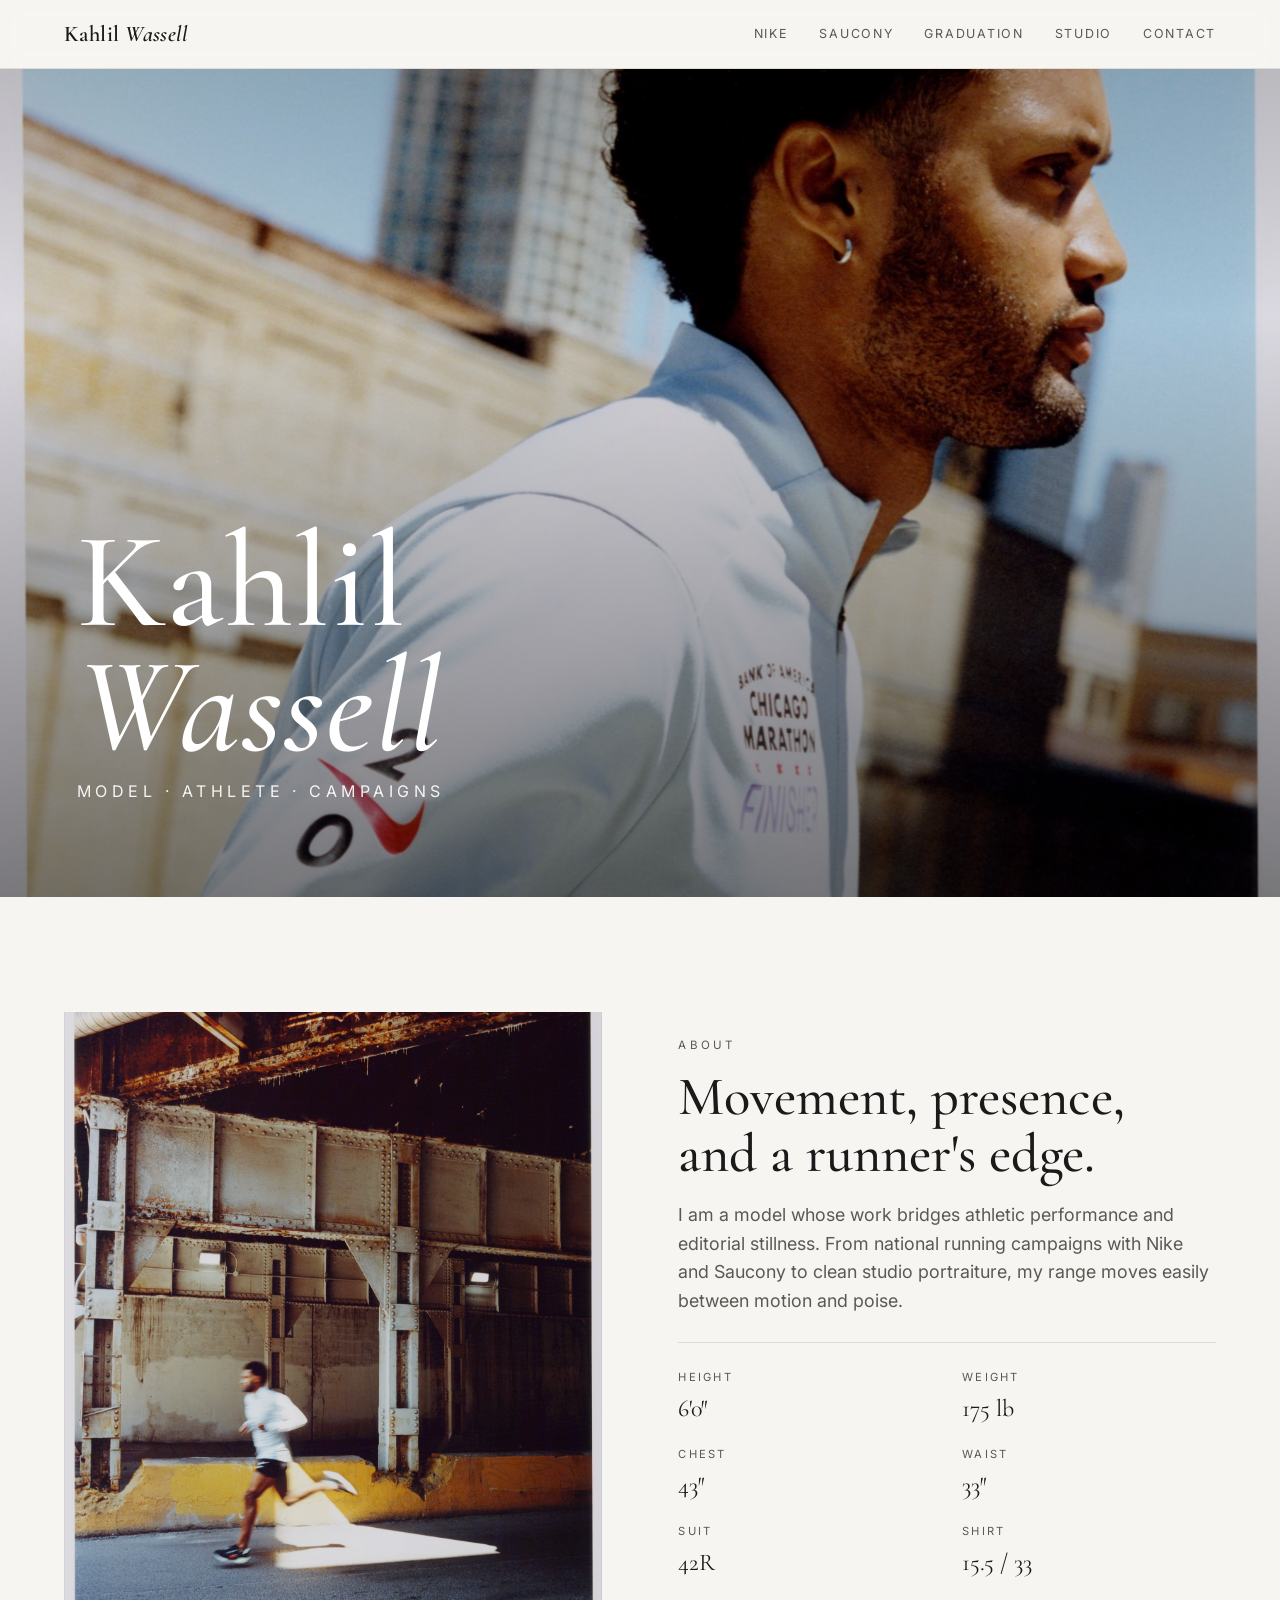
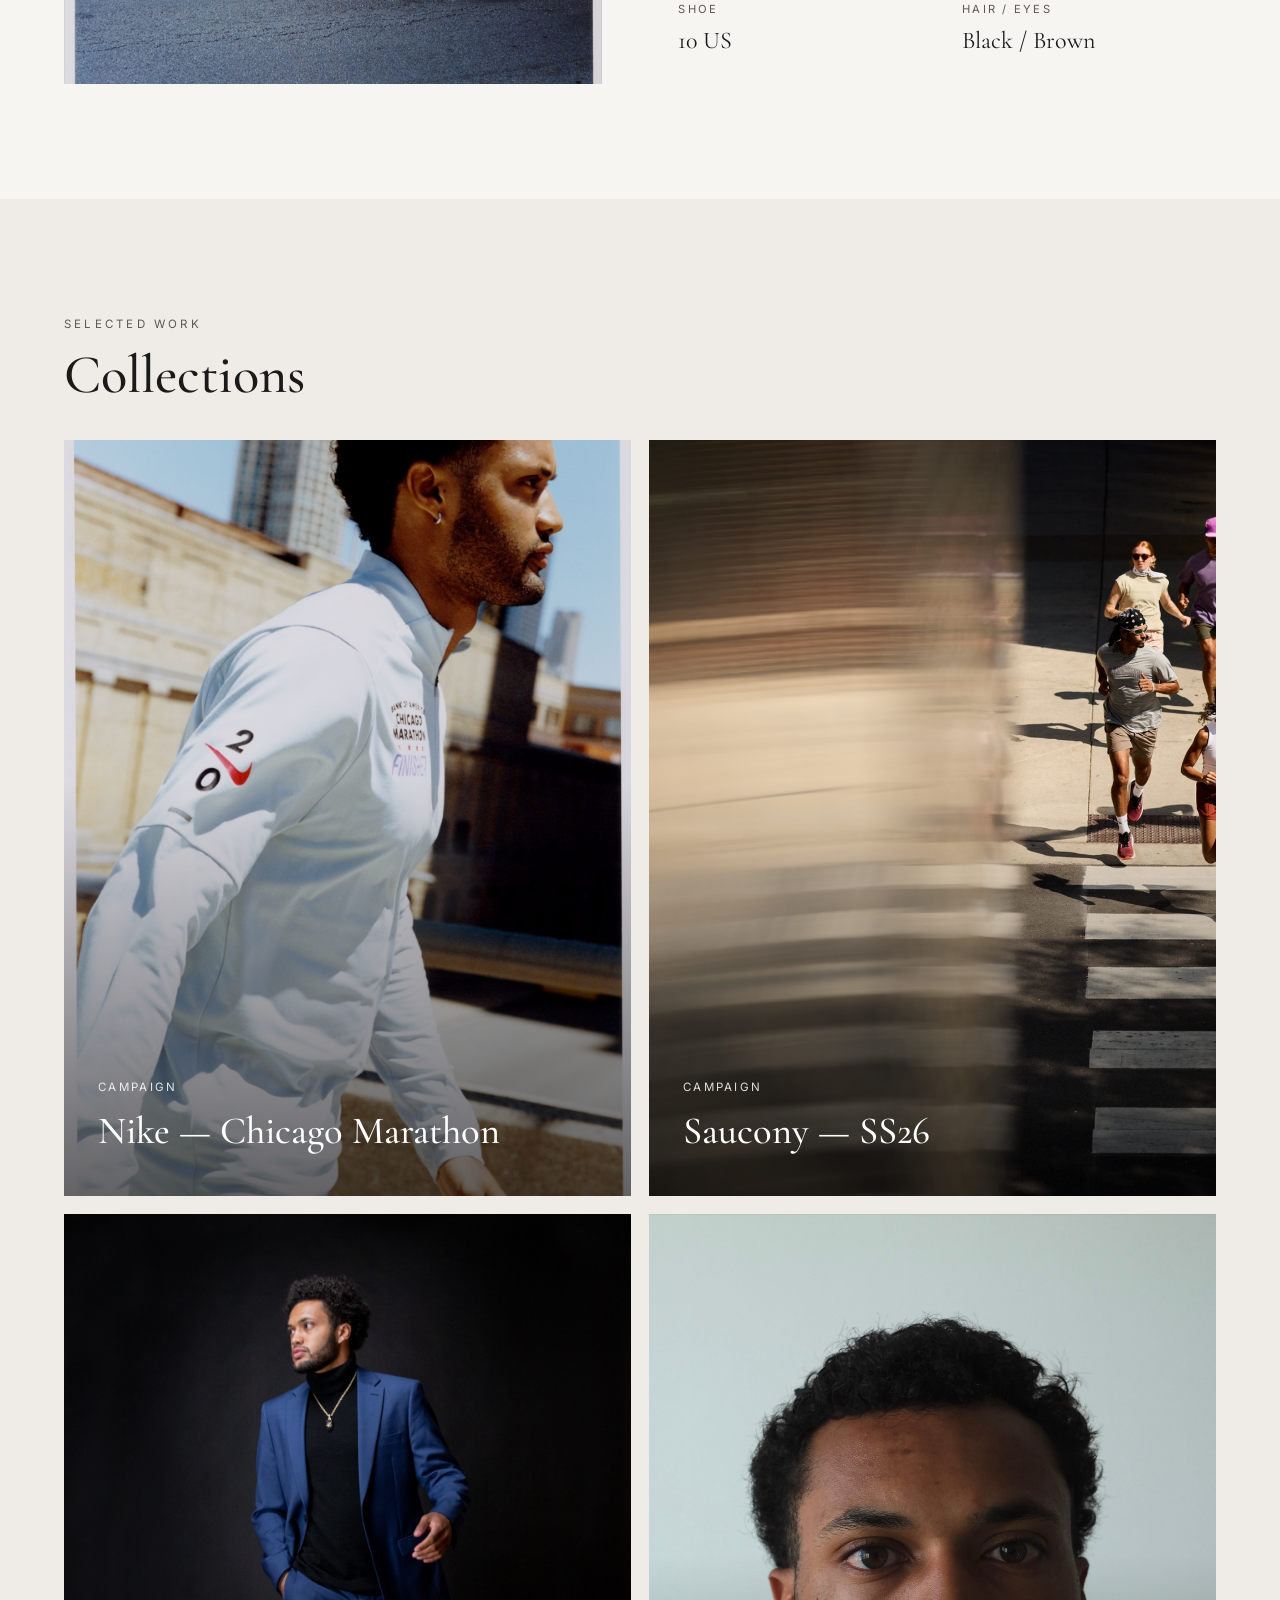
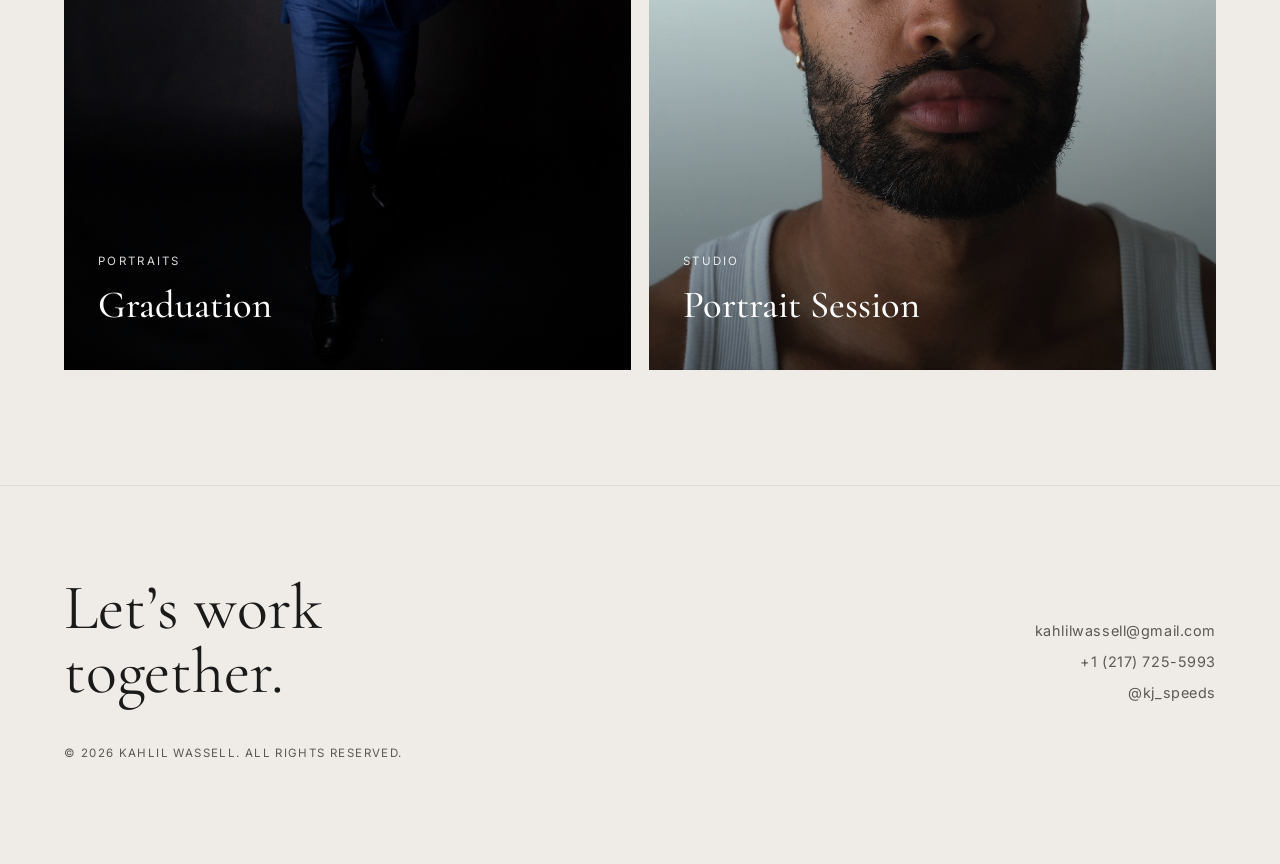
<file: index.html>
<!DOCTYPE html>
<html lang="en">
<head>
<meta charset="UTF-8">
<meta name="viewport" content="width=device-width, initial-scale=1.0">
<title>Kahlil Wassell — Model</title>
<meta name="description" content="Modeling portfolio of Kahlil Wassell — athletic, editorial and campaign work including Nike and Saucony.">
<link rel="preconnect" href="https://fonts.googleapis.com">
<link rel="preconnect" href="https://fonts.gstatic.com" crossorigin>
<link href="https://fonts.googleapis.com/css2?family=Cormorant+Garamond:ital,wght@0,400;0,500;0,600;1,400;1,500&family=Inter:wght@400;500&display=swap" rel="stylesheet">
<link rel="stylesheet" href="assets/css/style.css">
</head>
<body>

<header class="site-header">
  <div class="wrap nav">
    <a class="brand" href="index.html">Kahlil <span>Wassell</span></a>
    <button class="nav-toggle" aria-label="Menu">&#9776;</button>
    <nav class="nav-links">
      <a href="nike.html">Nike</a>
      <a href="saucony.html">Saucony</a>
      <a href="graduation.html">Graduation</a>
      <a href="tank.html">Studio</a>
      <a href="#contact">Contact</a>
    </nav>
  </div>
</header>

<section class="hero">
  <img src="images/nike/02.jpg" alt="Kahlil Wassell for Nike" style="object-position: center 8%;">
  <div class="hero-overlay">
    <h1 class="hero-name">Kahlil<br><em>Wassell</em></h1>
    <p class="hero-sub">Model &middot; Athlete &middot; Campaigns</p>
  </div>
</section>

<!-- About -->
<section class="section" id="about">
  <div class="wrap about-grid">
    <div class="about-portrait">
      <img src="images/nike/01.jpg" alt="Kahlil Wassell running for Nike">
    </div>
    <div>
      <p class="eyebrow">About</p>
      <h2 class="section-title">Movement, presence,<br>and a runner's edge.</h2>
      <p class="lead">
        I am a model whose work bridges athletic performance and editorial
        stillness. From national running campaigns with Nike and Saucony to clean studio
        portraiture, my range moves easily between motion and poise.
      </p>
      <dl class="stats">
        <div><dt>Height</dt><dd>6&#39;0&#8243;</dd></div>
        <div><dt>Weight</dt><dd>175 lb</dd></div>
        <div><dt>Chest</dt><dd>43&#8243;</dd></div>
        <div><dt>Waist</dt><dd>33&#8243;</dd></div>
        <div><dt>Suit</dt><dd>42R</dd></div>
        <div><dt>Shirt</dt><dd>15.5 / 33</dd></div>
        <div><dt>Shoe</dt><dd>10 US</dd></div>
        <div><dt>Hair / Eyes</dt><dd>Black / Brown</dd></div>
      </dl>
    </div>
  </div>
</section>

<!-- Collections -->
<section class="section section-alt">
  <div class="wrap">
    <p class="eyebrow">Selected Work</p>
    <h2 class="section-title" style="margin-bottom:36px;">Collections</h2>
    <div class="collections">
      <a class="collection-card" href="nike.html">
        <img src="images/nike/02.jpg" alt="Nike campaign">
        <span class="cap"><span>Campaign</span><h3>Nike &mdash; Chicago Marathon</h3></span>
      </a>
      <a class="collection-card" href="saucony.html">
        <img src="images/saucony/01.jpg" alt="Saucony campaign">
        <span class="cap"><span>Campaign</span><h3>Saucony &mdash; SS26</h3></span>
      </a>
      <a class="collection-card" href="graduation.html">
        <img src="images/graduation/02.jpg" alt="Graduation studio portraits">
        <span class="cap"><span>Portraits</span><h3>Graduation</h3></span>
      </a>
      <a class="collection-card" href="tank.html">
        <img src="images/tank/04.jpg" alt="Studio portraits">
        <span class="cap"><span>Studio</span><h3>Portrait Session</h3></span>
      </a>
    </div>
  </div>
</section>

<!-- Contact / footer -->
<footer class="site-footer" id="contact">
  <div class="wrap">
    <div class="footer-grid">
      <div class="footer-name">Let&rsquo;s work<br>together.</div>
      <div class="footer-links">
        <a href="mailto:kahlilwassell@gmail.com">kahlilwassell@gmail.com</a>
        <a href="tel:+12177255993">+1 (217) 725-5993</a>
        <a href="https://www.instagram.com/kj_speeds/" target="_blank" rel="noopener">@kj_speeds</a>
      </div>
    </div>
    <p class="copyright">&copy; <span id="year"></span> Kahlil Wassell. All rights reserved.</p>
  </div>
</footer>

<script>document.getElementById("year").textContent = new Date().getFullYear();</script>
<script src="assets/js/main.js"></script>
</body>
</html>
</file>
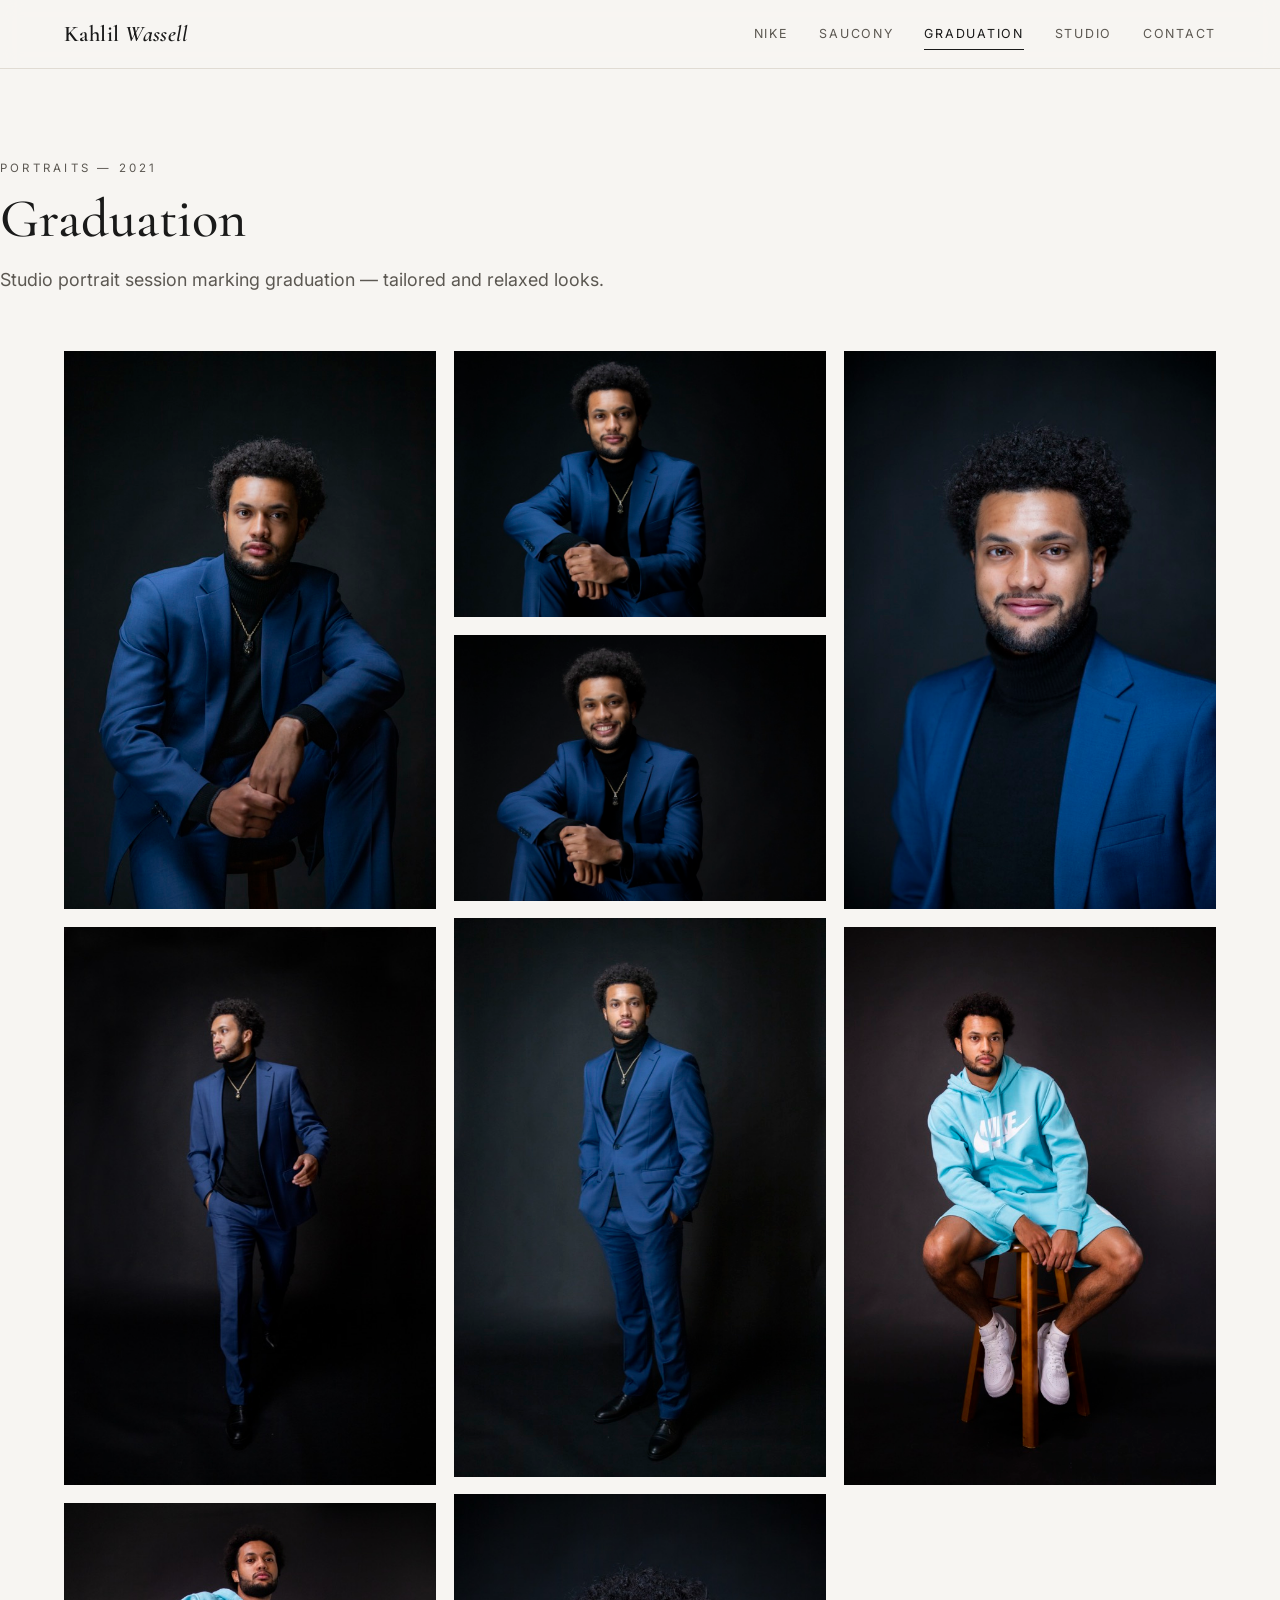
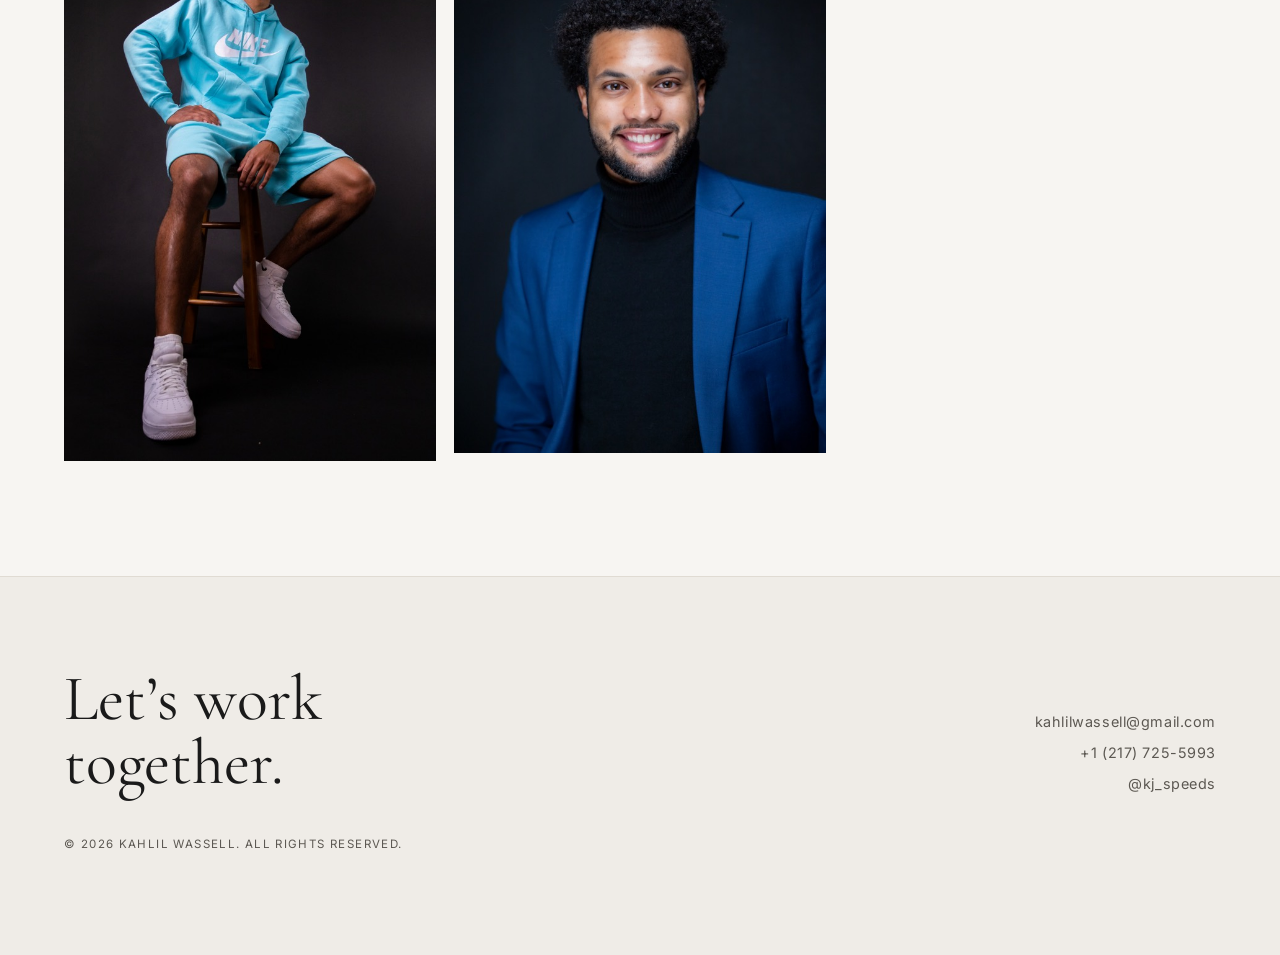
<file: graduation.html>
<!DOCTYPE html>
<html lang="en">
<head>
<meta charset="UTF-8">
<meta name="viewport" content="width=device-width, initial-scale=1.0">
<title>Graduation — Kahlil Wassell</title>
<meta name="description" content="Studio portrait session marking graduation &mdash; tailored and relaxed looks.">
<link rel="preconnect" href="https://fonts.googleapis.com">
<link rel="preconnect" href="https://fonts.gstatic.com" crossorigin>
<link href="https://fonts.googleapis.com/css2?family=Cormorant+Garamond:ital,wght@0,400;0,500;0,600;1,400;1,500&family=Inter:wght@400;500&display=swap" rel="stylesheet">
<link rel="stylesheet" href="assets/css/style.css">
</head>
<body>

<header class="site-header">
  <div class="wrap nav">
    <a class="brand" href="index.html">Kahlil <span>Wassell</span></a>
    <button class="nav-toggle" aria-label="Menu">&#9776;</button>
    <nav class="nav-links">
      <a href="nike.html">Nike</a>
      <a href="saucony.html">Saucony</a>
      <a href="graduation.html" class="active">Graduation</a>
      <a href="tank.html">Studio</a>
      <a href="index.html#contact">Contact</a>
    </nav>
  </div>
</header>

<section class="wrap gallery-head">
  <p class="eyebrow">Portraits — 2021</p>
  <h1 class="section-title">Graduation</h1>
  <p class="lead">Studio portrait session marking graduation &mdash; tailored and relaxed looks.</p>
</section>

<div class="wrap">
  <div class="masonry" data-gallery="graduation" data-count="9"></div>
</div>

<footer class="site-footer" id="contact">
  <div class="wrap">
    <div class="footer-grid">
      <div class="footer-name">Let&rsquo;s work<br>together.</div>
      <div class="footer-links">
        <a href="mailto:kahlilwassell@gmail.com">kahlilwassell@gmail.com</a>
        <a href="tel:+12177255993">+1 (217) 725-5993</a>
        <a href="https://www.instagram.com/kj_speeds/" target="_blank" rel="noopener">@kj_speeds</a>
      </div>
    </div>
    <p class="copyright">&copy; <span id="year"></span> Kahlil Wassell. All rights reserved.</p>
  </div>
</footer>

<script>document.getElementById("year").textContent = new Date().getFullYear();</script>
<script src="assets/js/main.js"></script>
</body>
</html>
</file>
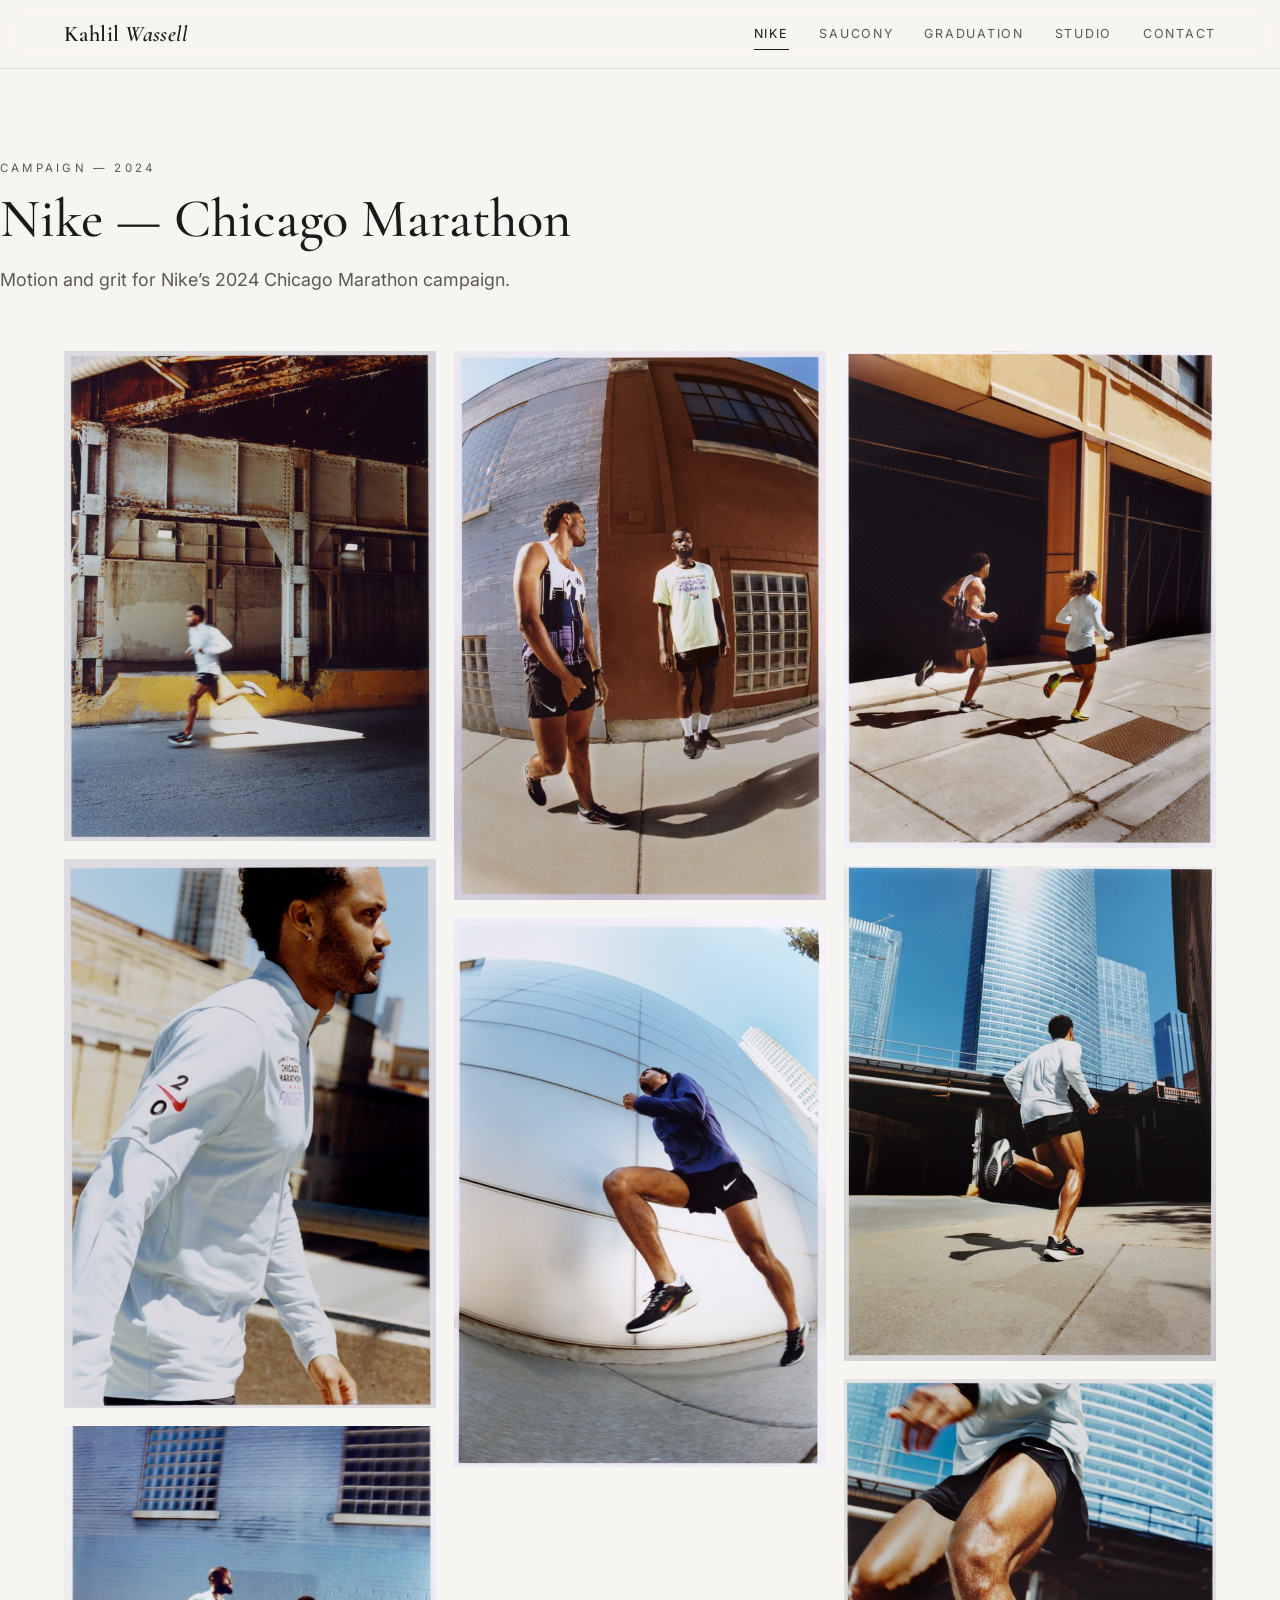
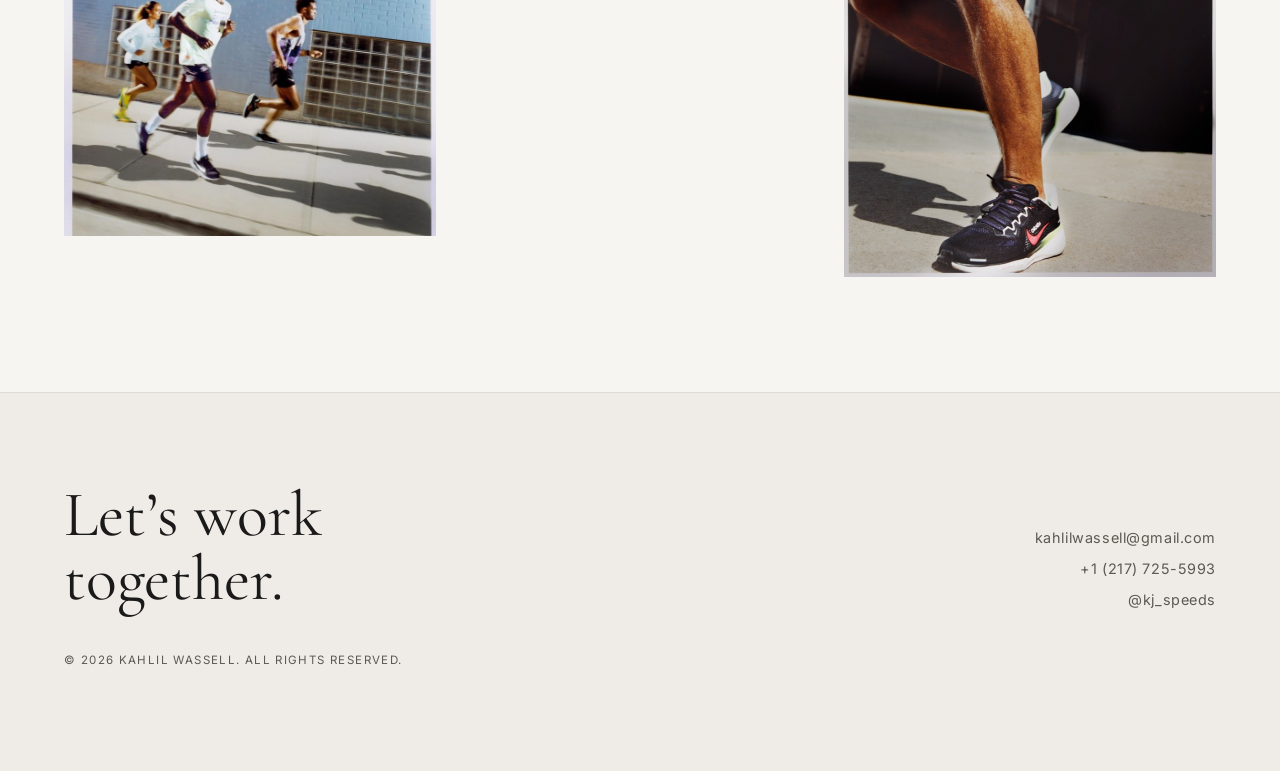
<file: nike.html>
<!DOCTYPE html>
<html lang="en">
<head>
<meta charset="UTF-8">
<meta name="viewport" content="width=device-width, initial-scale=1.0">
<title>Nike — Kahlil Wassell</title>
<meta name="description" content="Motion and grit for Nike&rsquo;s 2024 Chicago Marathon campaign.">
<link rel="preconnect" href="https://fonts.googleapis.com">
<link rel="preconnect" href="https://fonts.gstatic.com" crossorigin>
<link href="https://fonts.googleapis.com/css2?family=Cormorant+Garamond:ital,wght@0,400;0,500;0,600;1,400;1,500&family=Inter:wght@400;500&display=swap" rel="stylesheet">
<link rel="stylesheet" href="assets/css/style.css">
</head>
<body>

<header class="site-header">
  <div class="wrap nav">
    <a class="brand" href="index.html">Kahlil <span>Wassell</span></a>
    <button class="nav-toggle" aria-label="Menu">&#9776;</button>
    <nav class="nav-links">
      <a href="nike.html" class="active">Nike</a>
      <a href="saucony.html">Saucony</a>
      <a href="graduation.html">Graduation</a>
      <a href="tank.html">Studio</a>
      <a href="index.html#contact">Contact</a>
    </nav>
  </div>
</header>

<section class="wrap gallery-head">
  <p class="eyebrow">Campaign — 2024</p>
  <h1 class="section-title">Nike &mdash; Chicago Marathon</h1>
  <p class="lead">Motion and grit for Nike&rsquo;s 2024 Chicago Marathon campaign.</p>
</section>

<div class="wrap">
  <div class="masonry" data-gallery="nike" data-count="8"></div>
</div>

<footer class="site-footer" id="contact">
  <div class="wrap">
    <div class="footer-grid">
      <div class="footer-name">Let&rsquo;s work<br>together.</div>
      <div class="footer-links">
        <a href="mailto:kahlilwassell@gmail.com">kahlilwassell@gmail.com</a>
        <a href="tel:+12177255993">+1 (217) 725-5993</a>
        <a href="https://www.instagram.com/kj_speeds/" target="_blank" rel="noopener">@kj_speeds</a>
      </div>
    </div>
    <p class="copyright">&copy; <span id="year"></span> Kahlil Wassell. All rights reserved.</p>
  </div>
</footer>

<script>document.getElementById("year").textContent = new Date().getFullYear();</script>
<script src="assets/js/main.js"></script>
</body>
</html>
</file>
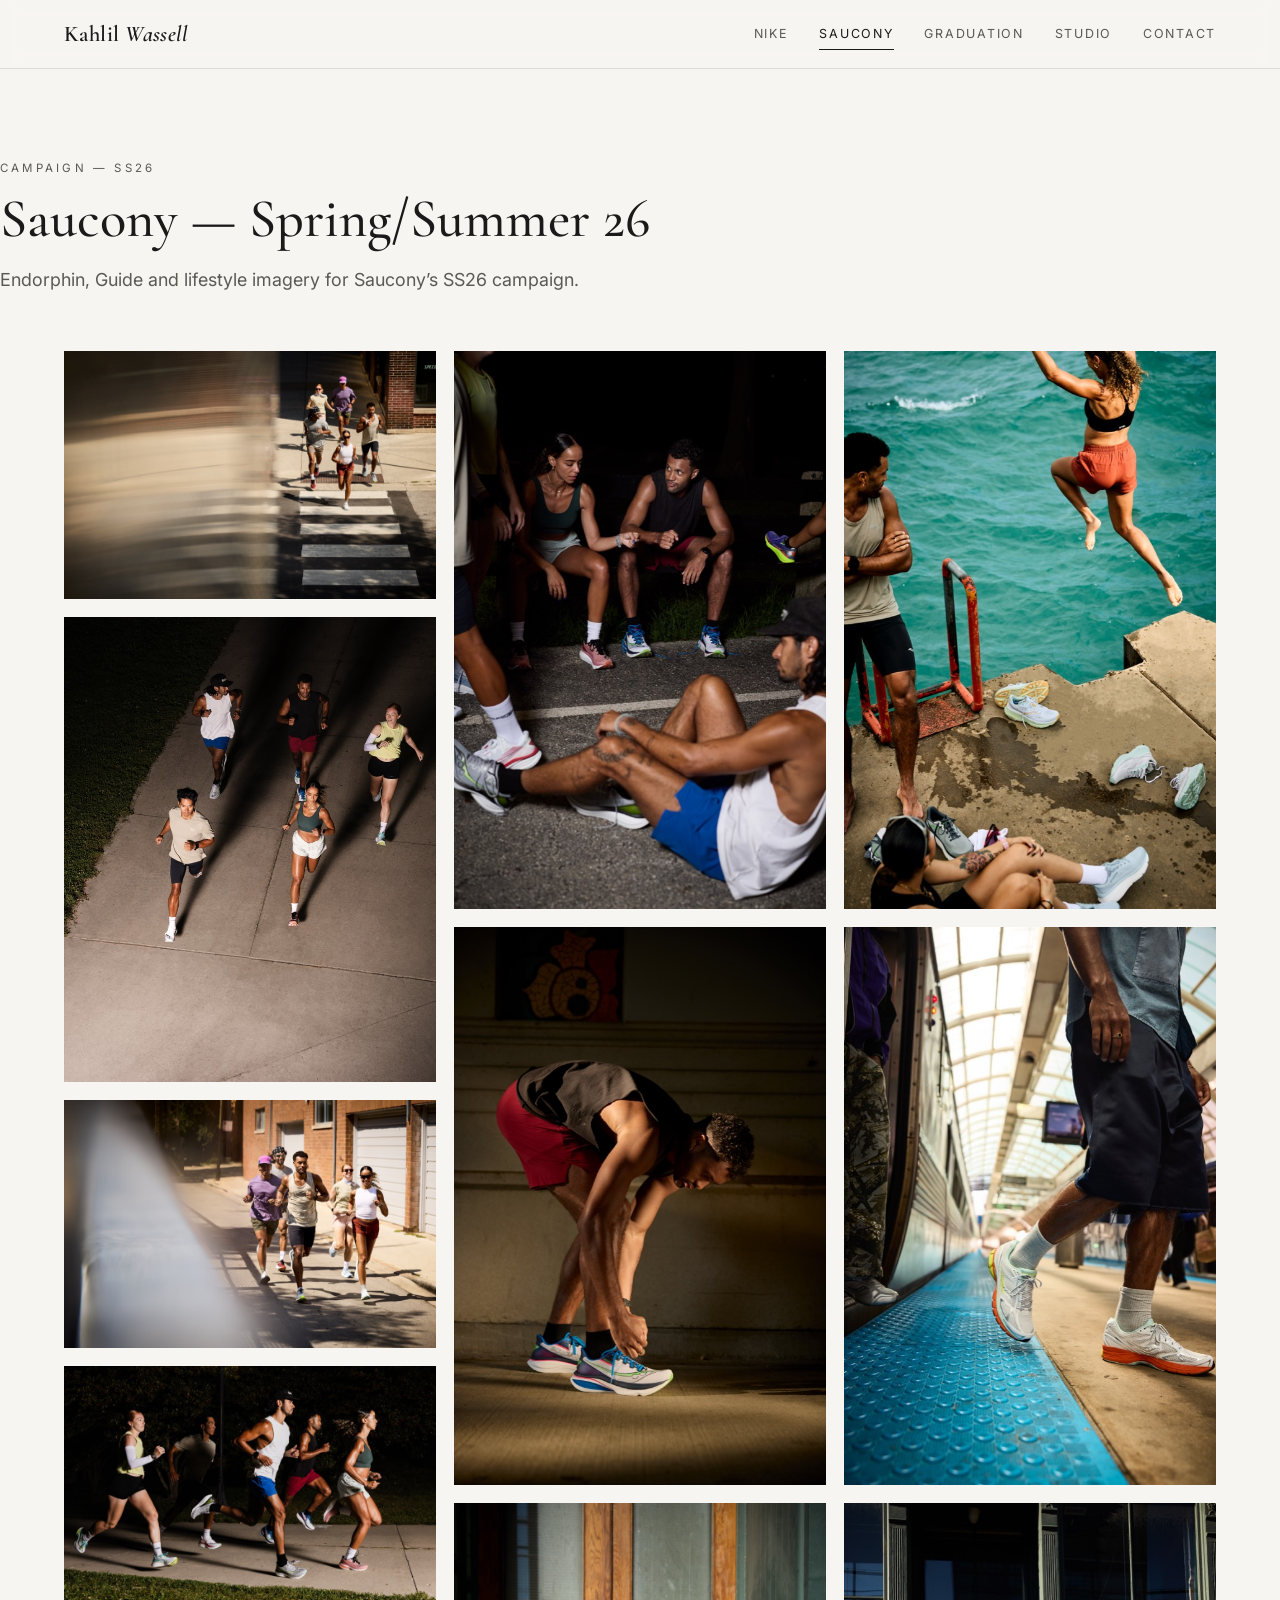
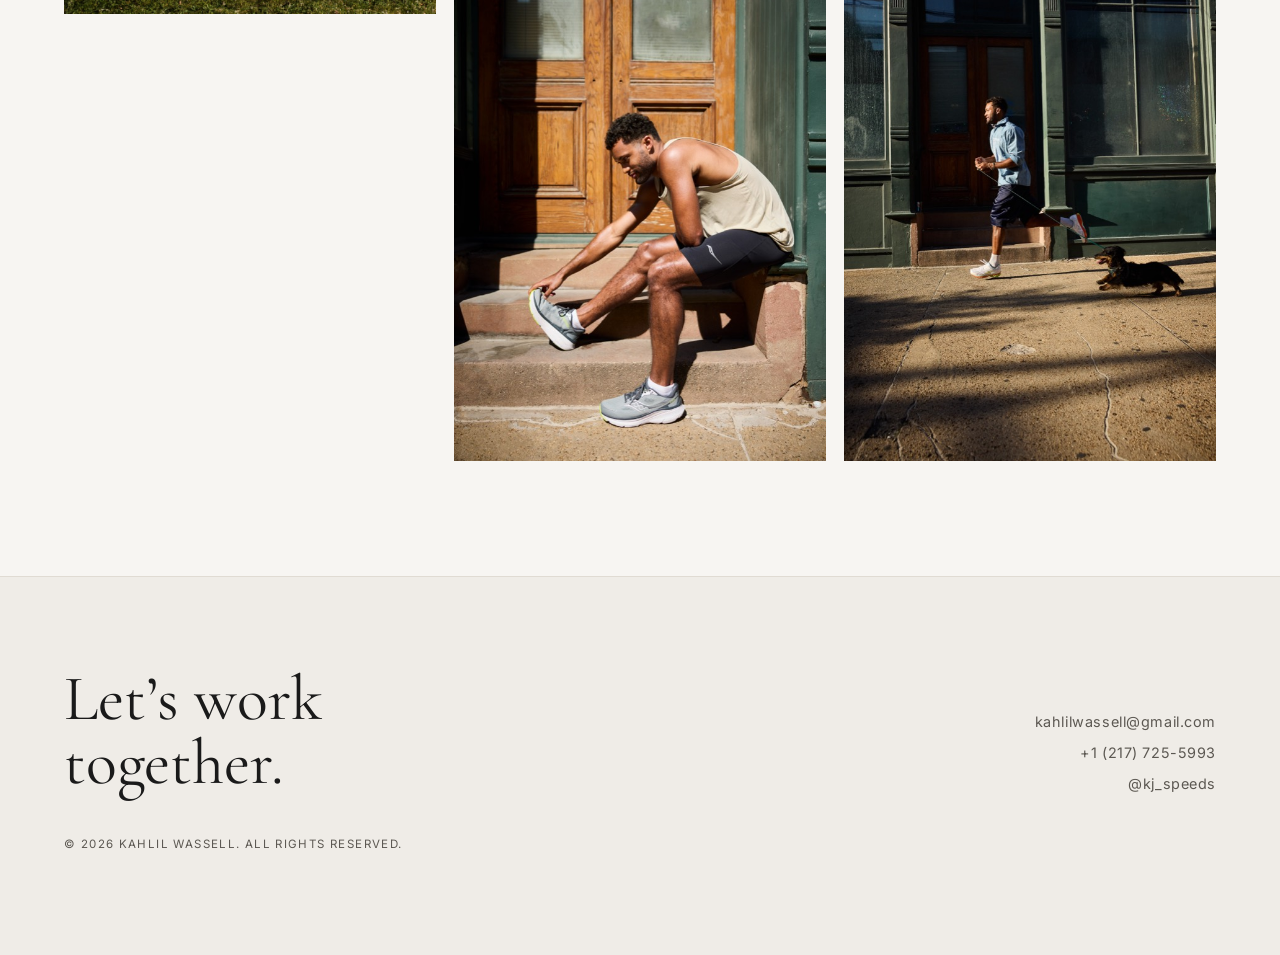
<file: saucony.html>
<!DOCTYPE html>
<html lang="en">
<head>
<meta charset="UTF-8">
<meta name="viewport" content="width=device-width, initial-scale=1.0">
<title>Saucony — Kahlil Wassell</title>
<meta name="description" content="Endorphin, Guide and lifestyle imagery for Saucony&rsquo;s SS26 campaign.">
<link rel="preconnect" href="https://fonts.googleapis.com">
<link rel="preconnect" href="https://fonts.gstatic.com" crossorigin>
<link href="https://fonts.googleapis.com/css2?family=Cormorant+Garamond:ital,wght@0,400;0,500;0,600;1,400;1,500&family=Inter:wght@400;500&display=swap" rel="stylesheet">
<link rel="stylesheet" href="assets/css/style.css">
</head>
<body>

<header class="site-header">
  <div class="wrap nav">
    <a class="brand" href="index.html">Kahlil <span>Wassell</span></a>
    <button class="nav-toggle" aria-label="Menu">&#9776;</button>
    <nav class="nav-links">
      <a href="nike.html">Nike</a>
      <a href="saucony.html" class="active">Saucony</a>
      <a href="graduation.html">Graduation</a>
      <a href="tank.html">Studio</a>
      <a href="index.html#contact">Contact</a>
    </nav>
  </div>
</header>

<section class="wrap gallery-head">
  <p class="eyebrow">Campaign — SS26</p>
  <h1 class="section-title">Saucony &mdash; Spring/Summer 26</h1>
  <p class="lead">Endorphin, Guide and lifestyle imagery for Saucony&rsquo;s SS26 campaign.</p>
</section>

<div class="wrap">
  <div class="masonry" data-gallery="saucony" data-count="10"></div>
</div>

<footer class="site-footer" id="contact">
  <div class="wrap">
    <div class="footer-grid">
      <div class="footer-name">Let&rsquo;s work<br>together.</div>
      <div class="footer-links">
        <a href="mailto:kahlilwassell@gmail.com">kahlilwassell@gmail.com</a>
        <a href="tel:+12177255993">+1 (217) 725-5993</a>
        <a href="https://www.instagram.com/kj_speeds/" target="_blank" rel="noopener">@kj_speeds</a>
      </div>
    </div>
    <p class="copyright">&copy; <span id="year"></span> Kahlil Wassell. All rights reserved.</p>
  </div>
</footer>

<script>document.getElementById("year").textContent = new Date().getFullYear();</script>
<script src="assets/js/main.js"></script>
</body>
</html>
</file>
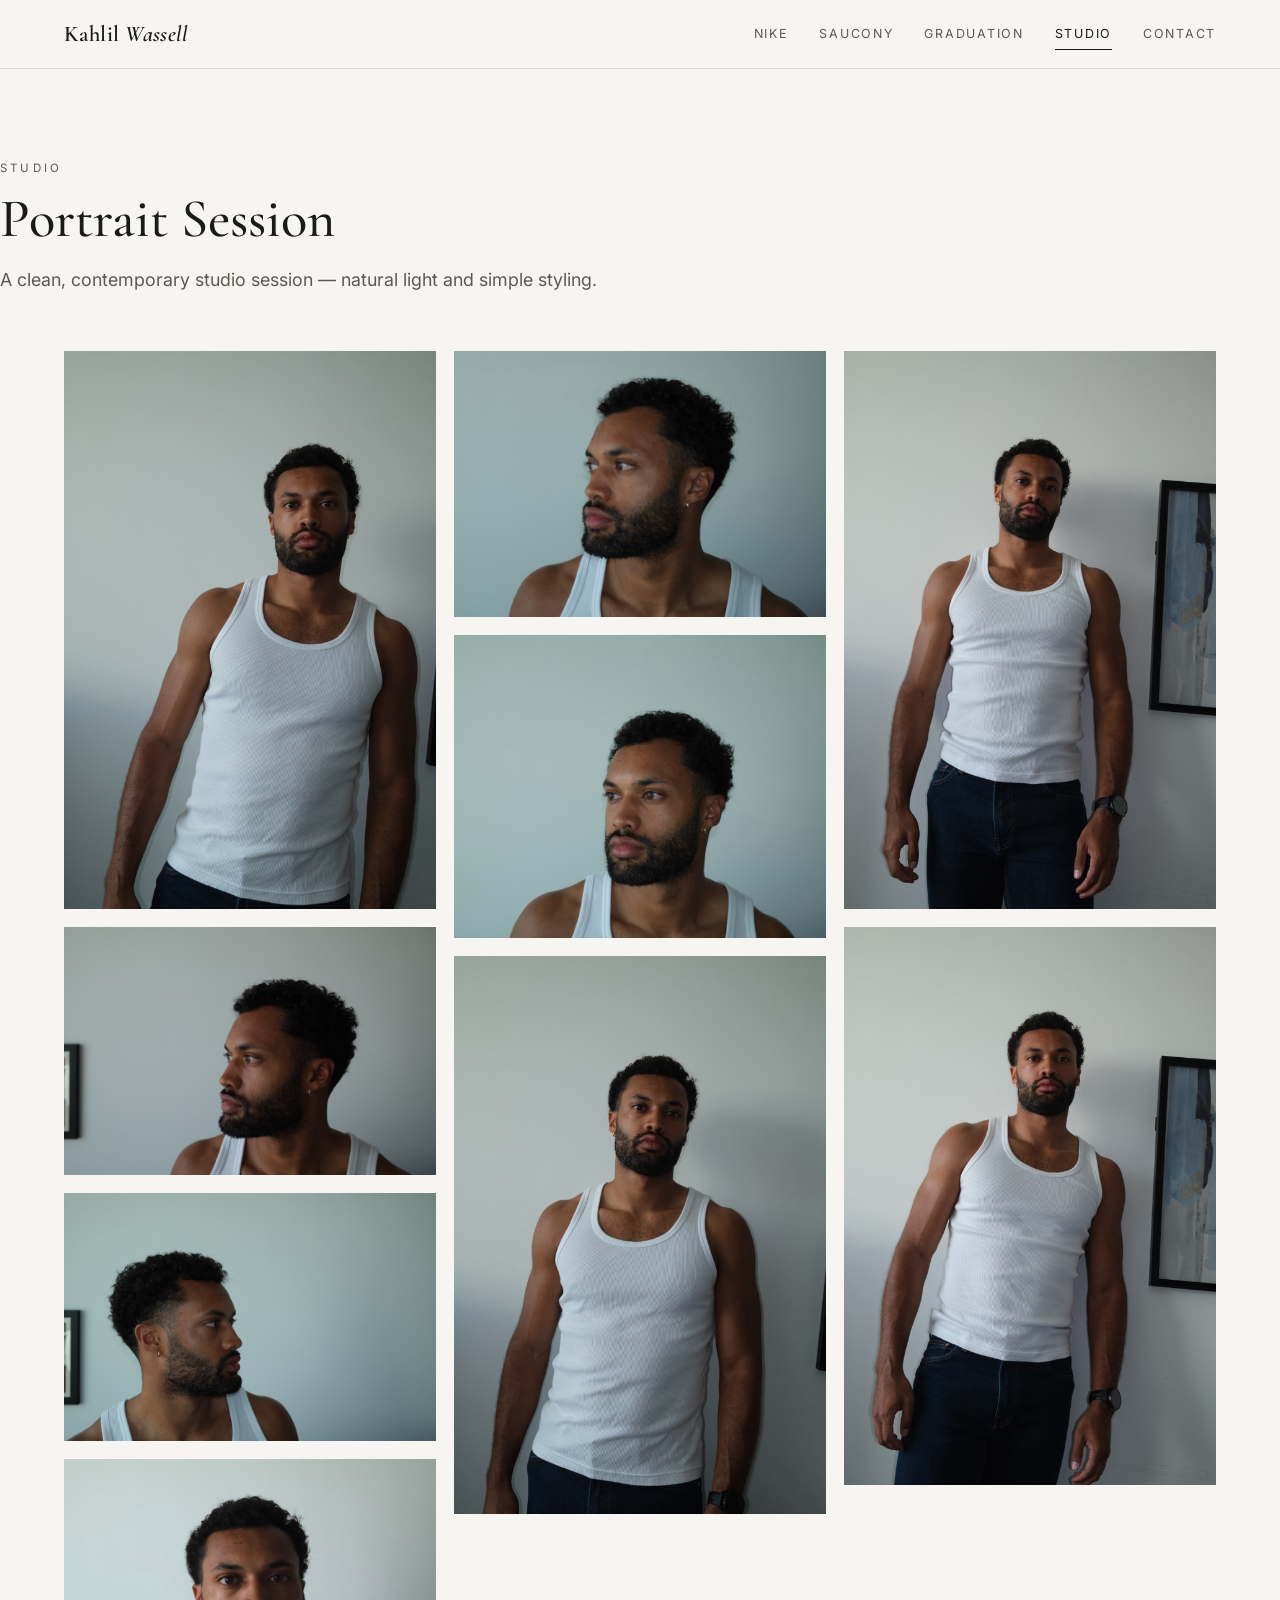
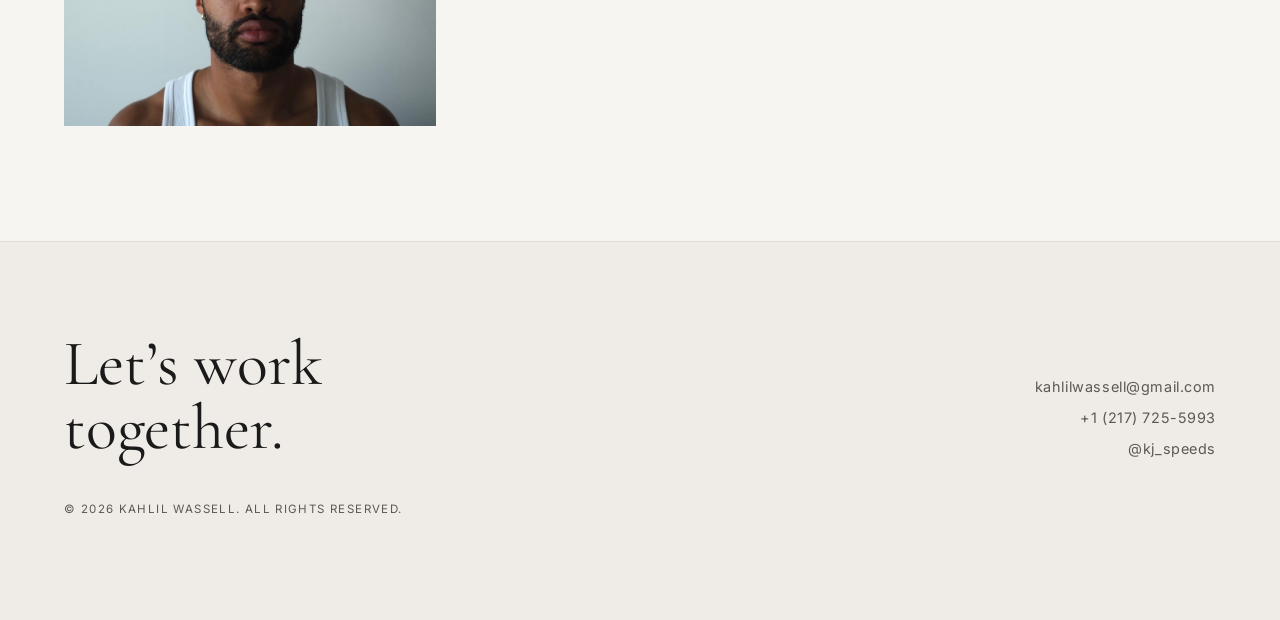
<file: tank.html>
<!DOCTYPE html>
<html lang="en">
<head>
<meta charset="UTF-8">
<meta name="viewport" content="width=device-width, initial-scale=1.0">
<title>Studio — Kahlil Wassell</title>
<meta name="description" content="A clean, contemporary studio session &mdash; natural light and simple styling.">
<link rel="preconnect" href="https://fonts.googleapis.com">
<link rel="preconnect" href="https://fonts.gstatic.com" crossorigin>
<link href="https://fonts.googleapis.com/css2?family=Cormorant+Garamond:ital,wght@0,400;0,500;0,600;1,400;1,500&family=Inter:wght@400;500&display=swap" rel="stylesheet">
<link rel="stylesheet" href="assets/css/style.css">
</head>
<body>

<header class="site-header">
  <div class="wrap nav">
    <a class="brand" href="index.html">Kahlil <span>Wassell</span></a>
    <button class="nav-toggle" aria-label="Menu">&#9776;</button>
    <nav class="nav-links">
      <a href="nike.html">Nike</a>
      <a href="saucony.html">Saucony</a>
      <a href="graduation.html">Graduation</a>
      <a href="tank.html" class="active">Studio</a>
      <a href="index.html#contact">Contact</a>
    </nav>
  </div>
</header>

<section class="wrap gallery-head">
  <p class="eyebrow">Studio</p>
  <h1 class="section-title">Portrait Session</h1>
  <p class="lead">A clean, contemporary studio session &mdash; natural light and simple styling.</p>
</section>

<div class="wrap">
  <div class="masonry" data-gallery="tank" data-count="9"></div>
</div>

<footer class="site-footer" id="contact">
  <div class="wrap">
    <div class="footer-grid">
      <div class="footer-name">Let&rsquo;s work<br>together.</div>
      <div class="footer-links">
        <a href="mailto:kahlilwassell@gmail.com">kahlilwassell@gmail.com</a>
        <a href="tel:+12177255993">+1 (217) 725-5993</a>
        <a href="https://www.instagram.com/kj_speeds/" target="_blank" rel="noopener">@kj_speeds</a>
      </div>
    </div>
    <p class="copyright">&copy; <span id="year"></span> Kahlil Wassell. All rights reserved.</p>
  </div>
</footer>

<script>document.getElementById("year").textContent = new Date().getFullYear();</script>
<script src="assets/js/main.js"></script>
</body>
</html>
</file>
<file: assets/css/style.css>
/* ---------- Design tokens ---------- */
:root {
  --bg: #f7f5f2;
  --bg-alt: #efece7;
  --ink: #1a1a1a;
  --ink-soft: #5c5852;
  --line: #e0dbd3;
  --accent: #1a1a1a;
  --maxw: 1280px;
  --gap: clamp(8px, 1.4vw, 18px);
  --serif: "Cormorant Garamond", Georgia, "Times New Roman", serif;
  --sans: "Inter", -apple-system, BlinkMacSystemFont, "Segoe UI", Helvetica, Arial, sans-serif;
}

* { box-sizing: border-box; }

html { scroll-behavior: smooth; }

body {
  margin: 0;
  background: var(--bg);
  color: var(--ink);
  font-family: var(--sans);
  font-size: 16px;
  line-height: 1.6;
  -webkit-font-smoothing: antialiased;
  text-rendering: optimizeLegibility;
}

img { display: block; max-width: 100%; }
a { color: inherit; text-decoration: none; }

.wrap { max-width: var(--maxw); margin: 0 auto; padding: 0 clamp(20px, 5vw, 64px); }

/* ---------- Header / nav ---------- */
.site-header {
  position: sticky;
  top: 0;
  z-index: 50;
  background: color-mix(in srgb, var(--bg) 88%, transparent);
  backdrop-filter: saturate(1.2) blur(10px);
  border-bottom: 1px solid var(--line);
}
.nav {
  display: flex;
  align-items: center;
  justify-content: space-between;
  height: 68px;
}
.brand {
  font-family: var(--serif);
  font-size: 1.4rem;
  font-weight: 600;
  letter-spacing: 0.02em;
}
.brand span { font-style: italic; }
.nav-links {
  display: flex;
  gap: clamp(14px, 2.4vw, 34px);
  align-items: center;
}
.nav-links a {
  font-size: 0.78rem;
  letter-spacing: 0.14em;
  text-transform: uppercase;
  color: var(--ink-soft);
  transition: color 0.2s ease;
  position: relative;
}
.nav-links a:hover, .nav-links a.active { color: var(--ink); }
.nav-links a.active::after {
  content: "";
  position: absolute;
  left: 0; right: 0; bottom: -6px;
  height: 1px; background: var(--ink);
}
.nav-toggle {
  display: none;
  background: none; border: none; cursor: pointer;
  font-size: 1.5rem; line-height: 1; color: var(--ink);
}

/* ---------- Hero ---------- */
.hero {
  position: relative;
  height: min(92vh, 900px);
  overflow: hidden;
  background: var(--bg-alt);
}
.hero img {
  width: 100%; height: 100%;
  object-fit: cover;
  object-position: center 22%;
}
.hero-overlay {
  position: absolute; inset: 0;
  background: linear-gradient(to bottom, rgba(0,0,0,0.15) 0%, rgba(0,0,0,0) 30%, rgba(0,0,0,0.45) 100%);
  display: flex;
  flex-direction: column;
  justify-content: flex-end;
  padding: clamp(28px, 6vw, 80px);
  color: #fff;
}
.hero-name {
  font-family: var(--serif);
  font-weight: 500;
  font-size: clamp(3rem, 11vw, 8.5rem);
  line-height: 0.92;
  margin: 0;
  letter-spacing: 0.01em;
}
.hero-name em { font-style: italic; }
.hero-sub {
  margin-top: 0.6rem;
  font-size: clamp(0.8rem, 1.4vw, 1rem);
  letter-spacing: 0.28em;
  text-transform: uppercase;
  opacity: 0.92;
}

/* ---------- Section headers ---------- */
.section { padding: clamp(56px, 9vw, 120px) 0; }
.section-alt { background: var(--bg-alt); }
.eyebrow {
  font-size: 0.72rem;
  letter-spacing: 0.28em;
  text-transform: uppercase;
  color: var(--ink-soft);
  margin: 0 0 14px;
}
.section-title {
  font-family: var(--serif);
  font-weight: 500;
  font-size: clamp(2rem, 5vw, 3.4rem);
  line-height: 1.05;
  margin: 0 0 10px;
}
.lead {
  max-width: 60ch;
  color: var(--ink-soft);
  font-size: clamp(1rem, 1.4vw, 1.15rem);
}

/* ---------- About ---------- */
.about-grid {
  display: grid;
  grid-template-columns: 1fr 1fr;
  gap: clamp(30px, 6vw, 80px);
  align-items: center;
}
.about-portrait { aspect-ratio: 4/5; overflow: hidden; background: var(--bg-alt); }
.about-portrait img { width: 100%; height: 100%; object-fit: cover; }
.stats {
  list-style: none;
  padding: 0; margin: 26px 0 0;
  display: grid;
  grid-template-columns: repeat(2, minmax(0,1fr));
  gap: 18px 30px;
  border-top: 1px solid var(--line);
  padding-top: 26px;
}
.stats dt {
  font-size: 0.7rem;
  letter-spacing: 0.2em;
  text-transform: uppercase;
  color: var(--ink-soft);
  margin-bottom: 3px;
}
.stats dd { margin: 0; font-family: var(--serif); font-size: 1.5rem; }

/* ---------- Collection cards (home) ---------- */
.collections {
  display: grid;
  grid-template-columns: repeat(2, 1fr);
  gap: var(--gap);
}
.collection-card {
  position: relative;
  aspect-ratio: 3/4;
  overflow: hidden;
  background: var(--bg-alt);
}
.collection-card img {
  width: 100%; height: 100%;
  object-fit: cover;
  transition: transform 0.9s cubic-bezier(.2,.6,.2,1);
}
.collection-card:hover img { transform: scale(1.05); }
.collection-card .cap {
  position: absolute; inset: 0;
  display: flex; flex-direction: column; justify-content: flex-end;
  padding: clamp(18px, 3vw, 34px);
  color: #fff;
  background: linear-gradient(to top, rgba(0,0,0,0.55), rgba(0,0,0,0) 55%);
}
.collection-card .cap h3 {
  font-family: var(--serif);
  font-weight: 500;
  font-size: clamp(1.5rem, 3vw, 2.4rem);
  margin: 0;
}
.collection-card .cap span {
  font-size: 0.72rem; letter-spacing: 0.2em; text-transform: uppercase;
  opacity: 0.85; margin-bottom: 4px;
}

/* ---------- Gallery (masonry-ish) ---------- */
.gallery-head { padding: clamp(48px,7vw,96px) 0 clamp(24px,3vw,40px); }
.masonry {
  columns: 3;
  column-gap: var(--gap);
  padding-bottom: clamp(56px, 9vw, 120px);
}
.masonry figure {
  margin: 0 0 var(--gap);
  break-inside: avoid;
  background: var(--bg-alt);
  overflow: hidden;
  cursor: zoom-in;
}
.masonry img {
  width: 100%; height: auto;
  transition: opacity 0.6s ease, transform 0.9s cubic-bezier(.2,.6,.2,1);
  opacity: 0;
}
.masonry img.loaded { opacity: 1; }
.masonry figure:hover img { transform: scale(1.03); }

/* ---------- Lightbox ---------- */
.lightbox {
  position: fixed; inset: 0; z-index: 100;
  background: rgba(15,14,13,0.94);
  display: none;
  align-items: center; justify-content: center;
  padding: 4vh 4vw;
}
.lightbox.open { display: flex; }
.lightbox img { max-width: 100%; max-height: 92vh; object-fit: contain; }
.lb-btn {
  position: absolute;
  background: none; border: none; color: #fff;
  font-size: 2.4rem; cursor: pointer; opacity: 0.7;
  padding: 12px; line-height: 1; transition: opacity 0.2s;
}
.lb-btn:hover { opacity: 1; }
.lb-close { top: 10px; right: 16px; }
.lb-prev { left: 8px; top: 50%; transform: translateY(-50%); }
.lb-next { right: 8px; top: 50%; transform: translateY(-50%); }

/* ---------- Footer ---------- */
.site-footer {
  border-top: 1px solid var(--line);
  padding: clamp(48px, 8vw, 90px) 0;
  background: var(--bg-alt);
}
.footer-grid {
  display: flex;
  justify-content: space-between;
  align-items: flex-end;
  gap: 30px;
  flex-wrap: wrap;
}
.footer-name {
  font-family: var(--serif);
  font-size: clamp(2rem, 6vw, 4rem);
  line-height: 1;
}
.footer-links { display: flex; flex-direction: column; gap: 8px; text-align: right; }
.footer-links a, .footer-links span { color: var(--ink-soft); font-size: 0.9rem; letter-spacing: 0.04em; }
.footer-links a:hover { color: var(--ink); }
.copyright { margin-top: 40px; font-size: 0.72rem; letter-spacing: 0.12em; text-transform: uppercase; color: var(--ink-soft); }

/* ---------- CTA row ---------- */
.cta { text-align: center; }
.cta a.button {
  display: inline-block;
  margin-top: 22px;
  border: 1px solid var(--ink);
  padding: 14px 34px;
  font-size: 0.76rem; letter-spacing: 0.18em; text-transform: uppercase;
  transition: background 0.25s ease, color 0.25s ease;
}
.cta a.button:hover { background: var(--ink); color: var(--bg); }

/* ---------- Responsive ---------- */
@media (max-width: 900px) {
  .masonry { columns: 2; }
  .about-grid { grid-template-columns: 1fr; }
  .about-portrait { max-width: 480px; }
}
@media (max-width: 680px) {
  .nav-links {
    position: fixed; inset: 68px 0 auto 0;
    flex-direction: column;
    background: var(--bg);
    border-bottom: 1px solid var(--line);
    padding: 22px 24px 30px;
    gap: 20px;
    transform: translateY(-120%);
    transition: transform 0.35s ease;
  }
  .nav-links.open { transform: translateY(0); }
  .nav-toggle { display: block; }
  .collections { grid-template-columns: 1fr; }
  .masonry { columns: 1; }
}
</file>
